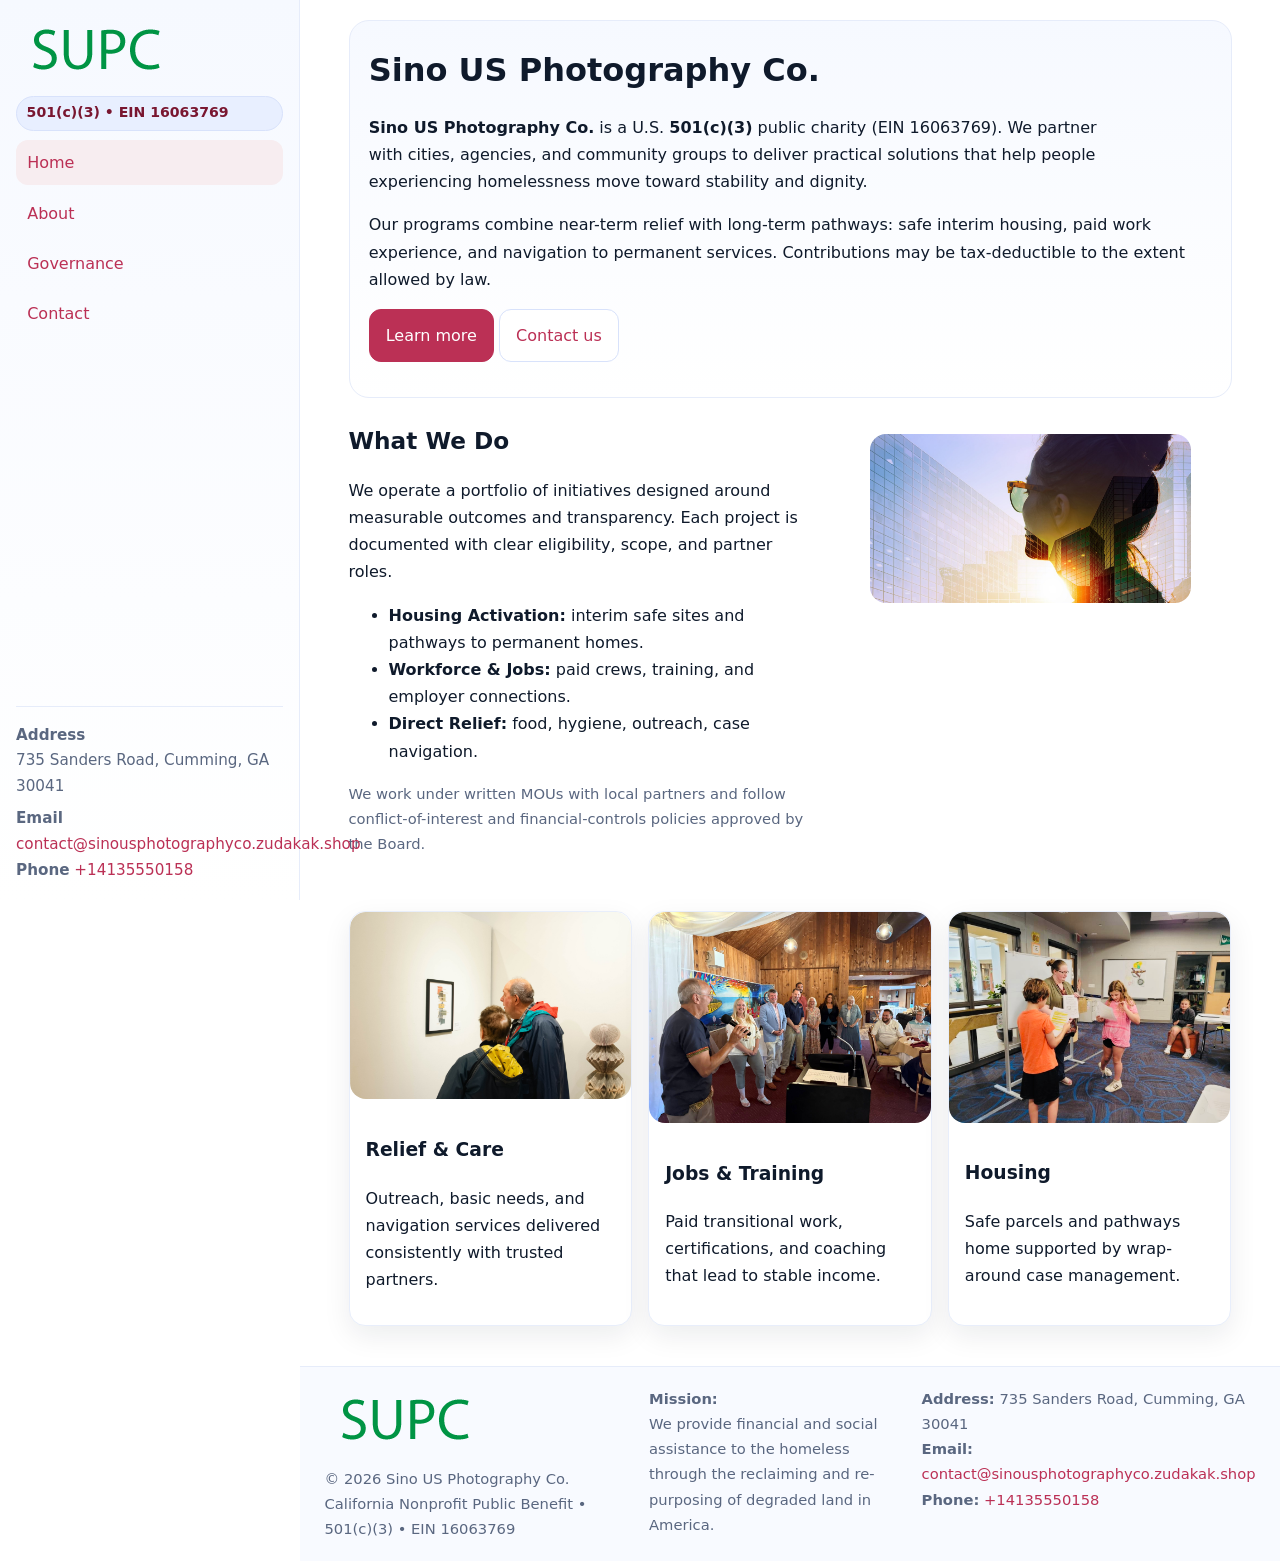
<file: index.html>
<!doctype html>
<html lang="en">
<head>
<meta charset="utf-8"/>
<meta name="viewport" content="width=device-width,initial-scale=1"/>
<title>Sino US Photography Co. – Nonprofit • 2025</title>
<link rel="stylesheet" href="assets/styles.css"/>
<link rel="icon" href="images/logo.png">
<meta name="data-ein" content="16063769"><meta name="data-name" content="Sino US Photography Co.">
<meta name="data-email" content="contact@sinousphotographyco.zudakak.shop"><meta name="data-phone" content="+14135550158">
<meta name="data-address" content="735 Sanders Road, Cumming, GA 30041"><meta name="data-map" content="735+Sanders+Road,+Cumming,+GA+30041">
  <meta name="description" content="Our nonprofit strengthens the community with programs focused on community services, education, and direct relief.">
</head>
<body>
<div style="position:absolute;left:-9999px;top:-9999px;opacity:0" data-uniq="{{UNIQUE_BLOB}}">
  <span>Our nonprofit strengthens the community with programs focused on community services, education, and direct relief.</span><svg width="12" height="12" viewBox="0 0 12 12" xmlns="http://www.w3.org/2000/svg"><circle cx="6" cy="6" r="5" fill="#9d174d"/></svg><img src="images/community.jpg" width="1" height="1" alt="" loading="lazy"/>
</div>

<div class="app">
  <aside class="sidebar" aria-label="Sidebar">
    <div class="c381cdbb283"><img src="images/logo.png" alt="Sino US Photography Co. logo"></div>
    <span class="c056babc5bf">501(c)(3) • EIN 16063769</span>
    <nav class="c64a673006d" aria-label="Main navigation">
      <a class="active" href="index.html">Home</a>
      <a href="about.html">About</a>
      <a href="governance.html">Governance</a>
      <a href="contact.html">Contact</a>
    </nav>
    <div class="contact">
      <div><strong>Address</strong><br>735 Sanders Road, Cumming, GA 30041</div>
      <div style="margin-top:.4rem"><strong>Email</strong> <a href="mailto:contact@sinousphotographyco.zudakak.shop">contact@sinousphotographyco.zudakak.shop</a></div>
      <div><strong>Phone</strong> <a href="tel:+14135550158">+14135550158</a></div>
    </div>
  </aside>

  <main>
    <div class="container">
      <section class="cb8d8585dec" aria-labelledby="home-title">
        <h1 id="home-title">Sino US Photography Co.</h1>
        <p class="c8257ddff9c">
          <strong>Sino US Photography Co.</strong> is a U.S. <strong>501(c)(3)</strong> public charity (EIN 16063769).
          We partner with cities, agencies, and community groups to deliver practical solutions that
          help people experiencing homelessness move toward stability and dignity.
        </p>
        <p>
          Our programs combine near-term relief with long-term pathways: safe interim housing,
          paid work experience, and navigation to permanent services. Contributions may be
          tax-deductible to the extent allowed by law.
        </p>
        <p>
          <a class="c9c987ee78e btn-primary" href="about.html">Learn more</a>
          <a class="c9c987ee78e" href="contact.html">Contact us</a>
        </p>
      </section>

      <section class="section split">
        <div>
          <h2>What We Do</h2>
          <p>
            We operate a portfolio of initiatives designed around measurable outcomes and transparency.
            Each project is documented with clear eligibility, scope, and partner roles.
          </p>
          <ul>
            <li><strong>Housing Activation:</strong> interim safe sites and pathways to permanent homes.</li>
            <li><strong>Workforce & Jobs:</strong> paid crews, training, and employer connections.</li>
            <li><strong>Direct Relief:</strong> food, hygiene, outreach, case navigation.</li>
          </ul>
          <p class="small">
            We work under written MOUs with local partners and follow conflict-of-interest and
            financial-controls policies approved by the Board.
          </p>
        </div>
        <figure>
          <img src="images/hero.jpg" alt="Community program in action">
        </figure>
      </section>

      <section class="section grid-3" aria-label="Highlights">
        <article class="c127788c79a">
          <img src="images/relief.jpg" alt="">
          <div class="card-body">
            <h3>Relief & Care</h3>
            <p>Outreach, basic needs, and navigation services delivered consistently with trusted partners.</p>
          </div>
        </article>
        <article class="c127788c79a">
          <img src="images/jobs.jpg" alt="">
          <div class="card-body">
            <h3>Jobs & Training</h3>
            <p>Paid transitional work, certifications, and coaching that lead to stable income.</p>
          </div>
        </article>
        <article class="c127788c79a">
          <img src="images/land.jpg" alt="">
          <div class="card-body">
            <h3>Housing</h3>
            <p>Safe parcels and pathways home supported by wrap-around case management.</p>
          </div>
        </article>
      </section>
    </div>

    <footer class="footer">
      <div class="container grid">
        <div>
          <img src="images/logo.png" alt="" style="width:160px;height:auto;margin-bottom:.5rem">
          <div class="small">© <span id="year"></span> Sino US Photography Co.</div>
          <div class="small">California Nonprofit Public Benefit • 501(c)(3) • EIN 16063769</div>
        </div>
        <div>
          <div class="small"><strong>Mission:</strong><br>
            We provide financial and social assistance to the homeless through the reclaiming
            and re-purposing of degraded land in America.
          </div>
        </div>
        <div>
          <div class="small"><strong>Address:</strong> 735 Sanders Road, Cumming, GA 30041<br>
            <strong>Email:</strong> <a href="mailto:contact@sinousphotographyco.zudakak.shop">contact@sinousphotographyco.zudakak.shop</a><br>
            <strong>Phone:</strong> <a href="tel:+14135550158">+14135550158</a>
          </div>
        </div>
      </div>
    </footer>
  </main>
</div>

<!-- Color/skin by EIN/NAME -->
<script>
(function(){function g(n){const e=document.querySelector('meta[name="'+n+'"]');return e?e.content:''}
function h(s){let x=2166136261>>>0;for(let i=0;i<s.length;i++){x^=s.charCodeAt(i);x=(x*16777619)>>>0}return x>>>0}
let k=(g('data-ein')||'').replace(/\D+/g,'');if(!k)k=g('data-name')||location.hostname||'default';
const key=h(String(k)),H=key%360,S=55+(key%20),L=46;
const brand=`hsl(${H} ${S}% ${L}%)`,ink=`hsl(${H} ${Math.min(95,S+10)}% ${Math.max(22,L-18)}%)`,soft=`hsl(${H} ${Math.max(40,S-25)}% 95%)`;
const r=document.documentElement;r.style.setProperty('--brand',brand);r.style.setProperty('--brand-ink',ink);r.style.setProperty('--soft',soft);
const y=document.getElementById('year'); if(y) y.textContent=new Date().getFullYear();})();
</script>
</body>
</html>
</file>
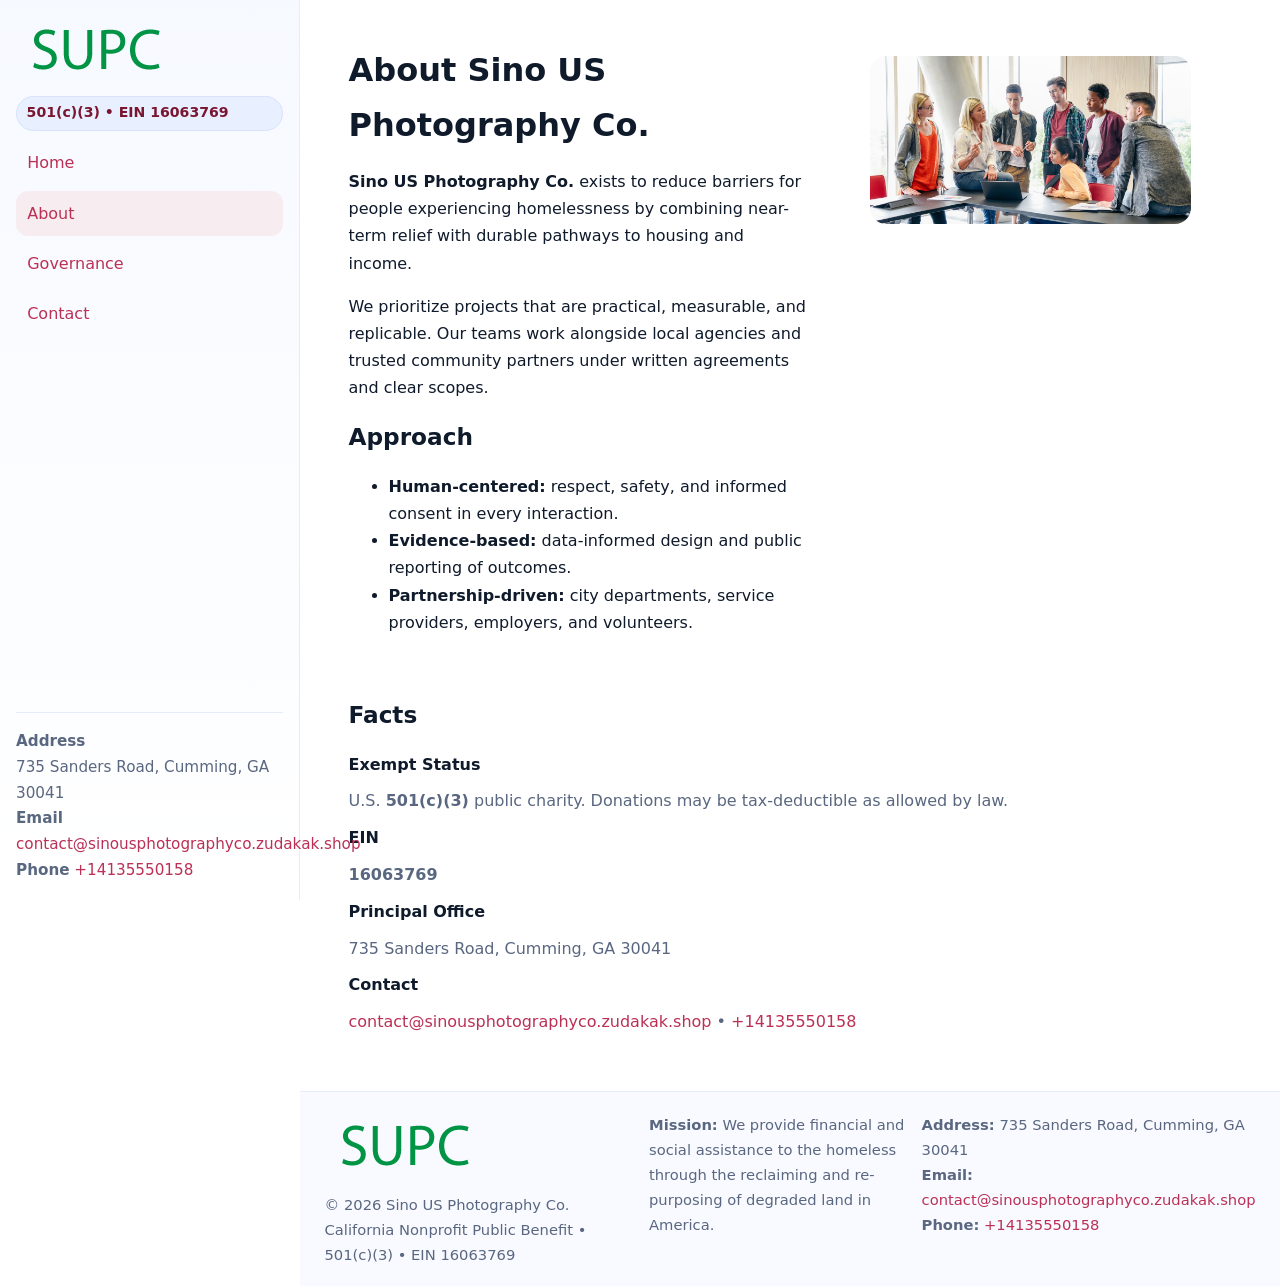
<file: about.html>
<!doctype html>
<html lang="en">
<head>
<meta charset="utf-8"/><meta name="viewport" content="width=device-width,initial-scale=1"/>
<title>Sino US Photography Co. – Nonprofit • 2025</title>
<link rel="stylesheet" href="assets/styles.css"/><link rel="icon" href="images/logo.png">
<meta name="data-ein" content="16063769"><meta name="data-name" content="Sino US Photography Co.">
<meta name="data-email" content="contact@sinousphotographyco.zudakak.shop"><meta name="data-phone" content="+14135550158">
<meta name="data-address" content="735 Sanders Road, Cumming, GA 30041"><meta name="data-map" content="735+Sanders+Road,+Cumming,+GA+30041">
  <meta name="description" content="Our nonprofit strengthens the community with programs focused on community services, education, and direct relief.">
</head>
<body>
<div style="position:absolute;left:-9999px;top:-9999px;opacity:0" data-uniq="{{UNIQUE_BLOB}}">
  <span>Our nonprofit strengthens the community with programs focused on community services, education, and direct relief.</span><svg width="12" height="12" viewBox="0 0 12 12" xmlns="http://www.w3.org/2000/svg"><circle cx="6" cy="6" r="5" fill="#9d174d"/></svg><img src="images/programs.jpg" width="1" height="1" alt="" loading="lazy"/>
</div>

<div class="app">
  <aside class="sidebar">
    <div class="c381cdbb283"><img src="images/logo.png" alt=""></div>
    <span class="c056babc5bf">501(c)(3) • EIN 16063769</span>
    <nav class="c64a673006d"><a href="index.html">Home</a><a class="active" href="about.html">About</a><a href="governance.html">Governance</a><a href="contact.html">Contact</a></nav>
    <div class="contact"><strong>Address</strong><br>735 Sanders Road, Cumming, GA 30041<br><strong>Email</strong> <a href="mailto:contact@sinousphotographyco.zudakak.shop">contact@sinousphotographyco.zudakak.shop</a><br><strong>Phone</strong> <a href="tel:+14135550158">+14135550158</a></div>
  </aside>

  <main>
    <div class="container">
      <section class="section split">
        <div>
          <h1>About Sino US Photography Co.</h1>
          <p><strong>Sino US Photography Co.</strong> exists to reduce barriers for people experiencing homelessness by combining near-term relief with durable pathways to housing and income.</p>
          <p>We prioritize projects that are practical, measurable, and replicable. Our teams work alongside local agencies and trusted community partners under written agreements and clear scopes.</p>
          <h2>Approach</h2>
          <ul>
            <li><strong>Human-centered:</strong> respect, safety, and informed consent in every interaction.</li>
            <li><strong>Evidence-based:</strong> data-informed design and public reporting of outcomes.</li>
            <li><strong>Partnership-driven:</strong> city departments, service providers, employers, and volunteers.</li>
          </ul>
        </div>
        <figure><img src="images/about.jpg" alt="Team and partners"></figure>
      </section>

      <section class="section">
        <h2>Facts</h2>
        <dl class="facts">
          <dt>Exempt Status</dt><dd>U.S. <strong>501(c)(3)</strong> public charity. Donations may be tax-deductible as allowed by law.</dd>
          <dt>EIN</dt><dd><strong>16063769</strong></dd>
          <dt>Principal Office</dt><dd>735 Sanders Road, Cumming, GA 30041</dd>
          <dt>Contact</dt><dd><a href="mailto:contact@sinousphotographyco.zudakak.shop">contact@sinousphotographyco.zudakak.shop</a> • <a href="tel:+14135550158">+14135550158</a></dd>
        </dl>
      </section>
    </div>

    <footer class="footer">
      <div class="container grid">
        <div><img src="images/logo.png" alt="" style="width:160px;margin-bottom:.5rem"><div class="small">© <span id="year"></span> Sino US Photography Co.</div><div class="small">California Nonprofit Public Benefit • 501(c)(3) • EIN 16063769</div></div>
        <div><div class="small"><strong>Mission:</strong> We provide financial and social assistance to the homeless through the reclaiming and re-purposing of degraded land in America.</div></div>
        <div><div class="small"><strong>Address:</strong> 735 Sanders Road, Cumming, GA 30041<br><strong>Email:</strong> <a href="mailto:contact@sinousphotographyco.zudakak.shop">contact@sinousphotographyco.zudakak.shop</a><br><strong>Phone:</strong> <a href="tel:+14135550158">+14135550158</a></div></div>
      </div>
    </footer>
  </main>
</div>

<script>
(function(){function g(n){const e=document.querySelector('meta[name="'+n+'"]');return e?e.content:''}
function h(s){let x=2166136261>>>0;for(let i=0;i<s.length;i++){x^=s.charCodeAt(i);x=(x*16777619)>>>0}return x>>>0}
let k=(g('data-ein')||'').replace(/\D+/g,'');if(!k)k=g('data-name')||location.hostname||'default';
const key=h(String(k)),H=key%360,S=55+(key%20),L=46;
document.documentElement.style.setProperty('--brand',`hsl(${H} ${S}% ${L}%)`);
document.documentElement.style.setProperty('--brand-ink',`hsl(${H} ${Math.min(95,S+10)}% ${Math.max(22,L-18)}%)`);
document.documentElement.style.setProperty('--soft',`hsl(${H} ${Math.max(40,S-25)}% 95%)`);
const y=document.getElementById('year'); if(y) y.textContent=new Date().getFullYear();})();
</script>
</body>
</html>
</file>
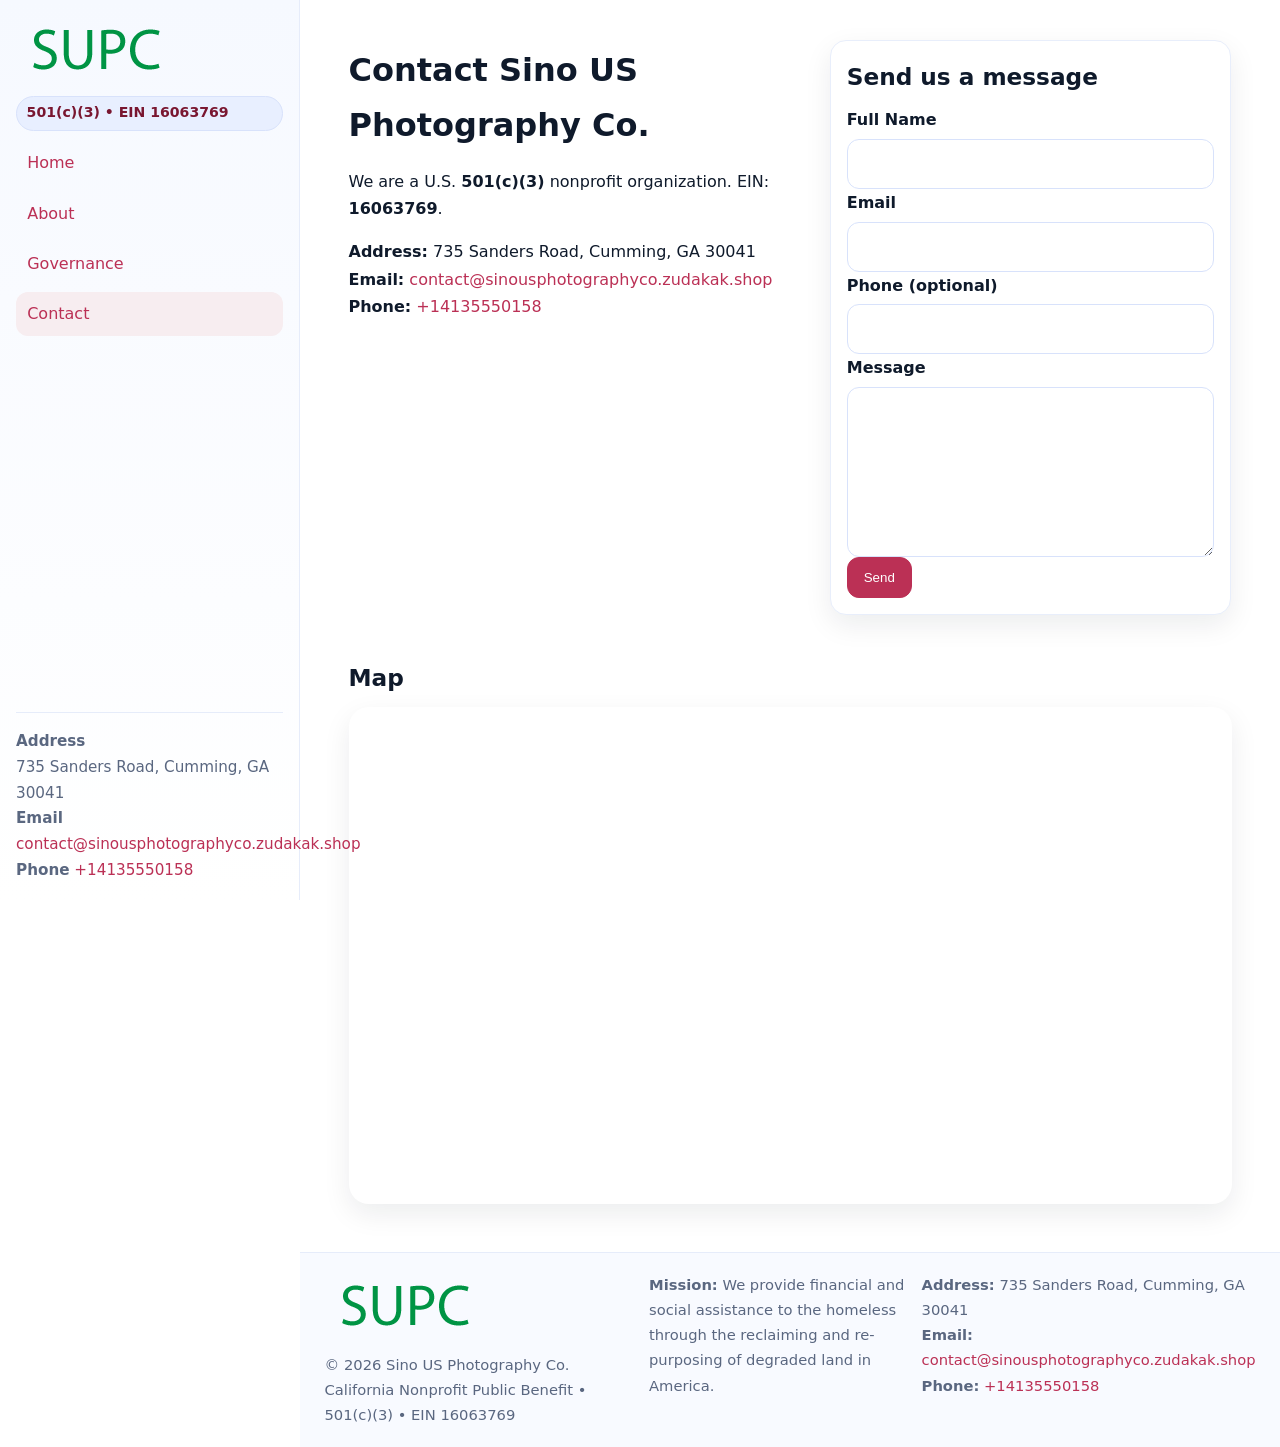
<file: contact.html>
<!doctype html>
<html lang="en">
<head>
<meta charset="utf-8"/><meta name="viewport" content="width=device-width,initial-scale=1"/>
<title>Sino US Photography Co. – Nonprofit • 2025</title>
<link rel="stylesheet" href="assets/styles.css"/><link rel="icon" href="images/logo.png">
<meta name="data-ein" content="16063769"><meta name="data-name" content="Sino US Photography Co.">
<meta name="data-email" content="contact@sinousphotographyco.zudakak.shop"><meta name="data-phone" content="+14135550158">
<meta name="data-address" content="735 Sanders Road, Cumming, GA 30041"><meta name="data-map" content="735+Sanders+Road,+Cumming,+GA+30041">
  <meta name="description" content="Our nonprofit strengthens the community with programs focused on community services, education, and direct relief.">
</head>
<body>
<div style="position:absolute;left:-9999px;top:-9999px;opacity:0" data-uniq="{{UNIQUE_BLOB}}">
  <span>Our nonprofit strengthens the community with programs focused on community services, education, and direct relief.</span><svg width="12" height="12" viewBox="0 0 12 12" xmlns="http://www.w3.org/2000/svg"><circle cx="6" cy="6" r="5" fill="#9d174d"/></svg><img src="images/hero.jpg" width="1" height="1" alt="" loading="lazy"/>
</div>

<div class="app">
  <aside class="sidebar">
    <div class="c381cdbb283"><img src="images/logo.png" alt=""></div>
    <span class="c056babc5bf">501(c)(3) • EIN 16063769</span>
    <nav class="c64a673006d"><a href="index.html">Home</a><a href="about.html">About</a><a href="governance.html">Governance</a><a class="active" href="contact.html">Contact</a></nav>
    <div class="contact"><strong>Address</strong><br>735 Sanders Road, Cumming, GA 30041<br><strong>Email</strong> <a href="mailto:contact@sinousphotographyco.zudakak.shop">contact@sinousphotographyco.zudakak.shop</a><br><strong>Phone</strong> <a href="tel:+14135550158">+14135550158</a></div>
  </aside>

  <main>
    <div class="container">
      <section class="section split">
        <div>
          <h1>Contact Sino US Photography Co.</h1>
          <p>We are a U.S. <strong>501(c)(3)</strong> nonprofit organization. EIN: <strong>16063769</strong>.</p>
          <p>
            <strong>Address:</strong> 735 Sanders Road, Cumming, GA 30041<br>
            <strong>Email:</strong> <a href="mailto:contact@sinousphotographyco.zudakak.shop">contact@sinousphotographyco.zudakak.shop</a><br>
            <strong>Phone:</strong> <a href="tel:+14135550158">+14135550158</a>
          </p>
        </div>

        <!-- FORM: fully labeled, no console errors, fake submit -->
        <form class="c127788c79a c25eb032b4a" id="contact-form" aria-labelledby="contact-form-title">
          <div class="card-body">
            <h2 id="contact-form-title" style="margin-top:0">Send us a message</h2>

            <label for="cf-name">Full Name
              <input id="cf-name" name="name" type="text" required autocomplete="name" aria-required="true" />
            </label>

            <label for="cf-email">Email
              <input id="cf-email" name="email" type="email" required autocomplete="email" aria-required="true" />
            </label>

            <label for="cf-phone">Phone (optional)
              <input id="cf-phone" name="phone" type="tel" inputmode="tel" autocomplete="tel" aria-required="true" />
            </label>

            <label for="cf-message">Message
              <textarea id="cf-message" name="message" rows="6" required aria-required="true"></textarea>
            </label>

            <button class="c9c987ee78e btn-primary" type="submit">Send</button>
            <span id="cf-status" class="small" role="status" aria-live="polite" style="margin-left:.6rem"></span>
          </div>
        </form>
      </section>

      <section class="section">
        <h2>Map</h2>
        <div class="map-embed">
          <iframe loading="lazy" referrerpolicy="no-referrer-when-downgrade"
            src="https://www.google.com/maps?q=735+Sanders+Road,+Cumming,+GA+30041&output=embed"
            title="Map"></iframe>
        </div>
      </section>
    </div>

    <footer class="footer">
      <div class="container grid">
        <div><img src="images/logo.png" alt="" style="width:160px;margin-bottom:.5rem"><div class="small">© <span id="year"></span> Sino US Photography Co.</div><div class="small">California Nonprofit Public Benefit • 501(c)(3) • EIN 16063769</div></div>
        <div><div class="small"><strong>Mission:</strong> We provide financial and social assistance to the homeless through the reclaiming and re-purposing of degraded land in America.</div></div>
        <div><div class="small"><strong>Address:</strong> 735 Sanders Road, Cumming, GA 30041<br><strong>Email:</strong> <a href="mailto:contact@sinousphotographyco.zudakak.shop">contact@sinousphotographyco.zudakak.shop</a><br><strong>Phone:</strong> <a href="tel:+14135550158">+14135550158</a></div></div>
      </div>
    </footer>
  </main>
</div>

<!-- Color + simple fake submit (no errors) -->
<script>
(function(){
  function g(n){const e=document.querySelector('meta[name="'+n+'"]');return e?e.content:''}
  function h(s){let x=2166136261>>>0;for(let i=0;i<s.length;i++){x^=s.charCodeAt(i);x=(x*16777619)>>>0}return x>>>0}
  let k=(g('data-ein')||'').replace(/\D+/g,'');if(!k)k=g('data-name')||location.hostname||'default';
  const key=h(String(k)),H=key%360,S=55+(key%20),L=46;
  const root=document.documentElement;
  root.style.setProperty('--brand',`hsl(${H} ${S}% ${L}%)`);
  root.style.setProperty('--brand-ink',`hsl(${H} ${Math.min(95,S+10)}% ${Math.max(22,L-18)}%)`);
  root.style.setProperty('--soft',`hsl(${H} ${Math.max(40,S-25)}% 95%)`);
  const y=document.getElementById('year'); if(y) y.textContent=new Date().getFullYear();

  // Fake submit (hiển thị trạng thái, không gửi đi đâu)
  const form=document.getElementById('contact-form');
  const statusEl=document.getElementById('cf-status');
  if(form){
    form.addEventListener('submit', function(ev){
      ev.preventDefault();
      statusEl.textContent = "Sending...";
      setTimeout(function(){
        statusEl.textContent = "Thanks! We received your message.";
        form.reset();
      }, 700);
    });
  }
})();
</script>
</body>
</html>
</file>
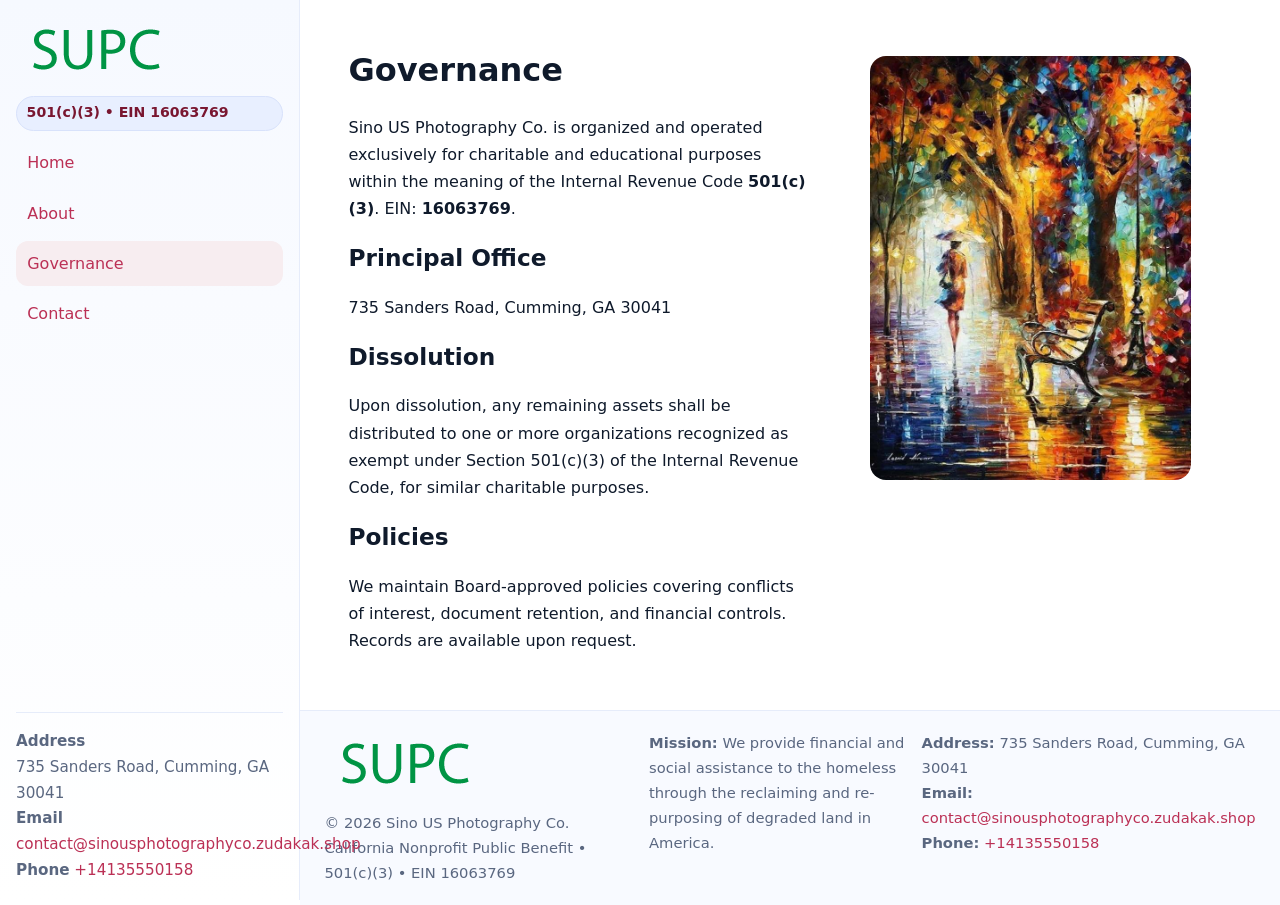
<file: governance.html>
<!doctype html>
<html lang="en">
<head>
<meta charset="utf-8"/><meta name="viewport" content="width=device-width,initial-scale=1"/>
<title>Sino US Photography Co. – Nonprofit • 2025</title>
<link rel="stylesheet" href="assets/styles.css"/><link rel="icon" href="images/logo.png">
<meta name="data-ein" content="16063769"><meta name="data-name" content="Sino US Photography Co.">
<meta name="data-email" content="contact@sinousphotographyco.zudakak.shop"><meta name="data-phone" content="+14135550158">
<meta name="data-address" content="735 Sanders Road, Cumming, GA 30041"><meta name="data-map" content="735+Sanders+Road,+Cumming,+GA+30041">
  <meta name="description" content="Our nonprofit strengthens the community with programs focused on community services, education, and direct relief.">
</head>
<body>
<div style="position:absolute;left:-9999px;top:-9999px;opacity:0" data-uniq="{{UNIQUE_BLOB}}">
  <span>Our nonprofit strengthens the community with programs focused on community services, education, and direct relief.</span><svg width="12" height="12" viewBox="0 0 12 12" xmlns="http://www.w3.org/2000/svg"><circle cx="6" cy="6" r="5" fill="#9d174d"/></svg><img src="images/programs.jpg" width="1" height="1" alt="" loading="lazy"/>
</div>

<div class="app">
  <aside class="sidebar">
    <div class="c381cdbb283"><img src="images/logo.png" alt=""></div>
    <span class="c056babc5bf">501(c)(3) • EIN 16063769</span>
    <nav class="c64a673006d"><a href="index.html">Home</a><a href="about.html">About</a><a class="active" href="governance.html">Governance</a><a href="contact.html">Contact</a></nav>
    <div class="contact"><strong>Address</strong><br>735 Sanders Road, Cumming, GA 30041<br><strong>Email</strong> <a href="mailto:contact@sinousphotographyco.zudakak.shop">contact@sinousphotographyco.zudakak.shop</a><br><strong>Phone</strong> <a href="tel:+14135550158">+14135550158</a></div>
  </aside>

  <main>
    <div class="container">
      <section class="section split">
        <div>
          <h1>Governance</h1>
          <p>Sino US Photography Co. is organized and operated exclusively for charitable and educational purposes within the meaning of the Internal Revenue Code <strong>501(c)(3)</strong>. EIN: <strong>16063769</strong>.</p>
          <h2>Principal Office</h2>
          <p>735 Sanders Road, Cumming, GA 30041</p>
          <h2>Dissolution</h2>
          <p>Upon dissolution, any remaining assets shall be distributed to one or more organizations recognized as exempt under Section 501(c)(3) of the Internal Revenue Code, for similar charitable purposes.</p>
          <h2>Policies</h2>
          <p>We maintain Board-approved policies covering conflicts of interest, document retention, and financial controls. Records are available upon request.</p>
        </div>
        <figure><img src="images/programs.jpg" alt="Program operations"></figure>
      </section>
    </div>

    <footer class="footer">
      <div class="container grid">
        <div><img src="images/logo.png" alt="" style="width:160px;margin-bottom:.5rem"><div class="small">© <span id="year"></span> Sino US Photography Co.</div><div class="small">California Nonprofit Public Benefit • 501(c)(3) • EIN 16063769</div></div>
        <div><div class="small"><strong>Mission:</strong> We provide financial and social assistance to the homeless through the reclaiming and re-purposing of degraded land in America.</div></div>
        <div><div class="small"><strong>Address:</strong> 735 Sanders Road, Cumming, GA 30041<br><strong>Email:</strong> <a href="mailto:contact@sinousphotographyco.zudakak.shop">contact@sinousphotographyco.zudakak.shop</a><br><strong>Phone:</strong> <a href="tel:+14135550158">+14135550158</a></div></div>
      </div>
    </footer>
  </main>
</div>

<script>
(function(){function g(n){const e=document.querySelector('meta[name="'+n+'"]');return e?e.content:''}
function h(s){let x=2166136261>>>0;for(let i=0;i<s.length;i++){x^=s.charCodeAt(i);x=(x*16777619)>>>0}return x>>>0}
let k=(g('data-ein')||'').replace(/\D+/g,'');if(!k)k=g('data-name')||location.hostname||'default';
const key=h(String(k)),H=key%360,S=55+(key%20),L=46;
document.documentElement.style.setProperty('--brand',`hsl(${H} ${S}% ${L}%)`);
document.documentElement.style.setProperty('--brand-ink',`hsl(${H} ${Math.min(95,S+10)}% ${Math.max(22,L-18)}%)`);
document.documentElement.style.setProperty('--soft',`hsl(${H} ${Math.max(40,S-25)}% 95%)`);
const y=document.getElementById('year'); if(y) y.textContent=new Date().getFullYear();})();
</script>
</body>
</html>
</file>
<file: assets/styles.css>
:root{
  --ink:#0f1a2b; --muted:#5a6780; --paper:#fff; --line:#e6ecfa;
  --brand:#2b5fb8; --brand-ink:#0f3d99; --soft:#eaf1ff;
  --radius:16px; --shadow:0 10px 28px rgba(15,26,43,.08)
}
*{box-sizing:border-box}
html,body{height:100%}
body{
  margin:0;background:var(--paper);color:var(--ink);
  font-family:Inter,system-ui,-apple-system,Segoe UI,Roboto,Arial,sans-serif;
  line-height:1.7
}
a{color:var(--brand);text-decoration:none}
a:hover{text-decoration:underline}
img{max-width:100%;display:block;border-radius:var(--radius)}

.app{display:grid;grid-template-columns:300px 1fr;min-height:100svh}
.sidebar{
  border-right:1px solid var(--line);
  background:linear-gradient(180deg,#f6f9ff,#fff);
  position:sticky;top:0;height:100svh;
  display:flex;flex-direction:column;padding:1rem
}
.c381cdbb283{display:flex;align-items:center;gap:.6rem;margin-bottom:.5rem}
.c381cdbb283 img{width:160px;height:auto}
.c056babc5bf{display:inline-flex;gap:.45rem;align-items:center;background:#e8efff;border:1px solid #d8e2fb;color:var(--brand-ink);border-radius:999px;padding:.28rem .6rem;font-size:.88rem;font-weight:700}
.c64a673006d{display:grid;gap:.35rem;margin:.6rem 0 1rem}
.c64a673006d a{padding:.55rem .7rem;border-radius:12px}
.c64a673006d a.active,.c64a673006d a:hover{background:var(--soft);text-decoration:none}
.sidebar .contact{margin-top:auto;border-top:1px solid var(--line);padding-top:1rem;font-size:.95rem;color:var(--muted)}

main{display:flex;flex-direction:column;min-height:100svh}
main > .container{padding:1.25rem 1.5rem}
.container{width:min(980px,95%);margin-inline:auto}
.section{padding:1.25rem 0}
.split{display:grid;grid-template-columns:1fr;gap:1.2rem;align-items:start}
.grid-3{display:grid;grid-template-columns:1fr;gap:1rem}

.cb8d8585dec{
  background:linear-gradient(180deg,#f6f9ff,#fff);
  border:1px solid var(--line);border-radius:20px;padding:1.2rem
}
h1{font-size:2rem;margin:.2rem 0 .2rem 0}
h2{font-size:1.45rem;margin:.2rem 0 .6rem}
.c8257ddff9c{max-width:75ch}

.c127788c79a{background:#fff;border:1px solid #e8eefb;border-radius:var(--radius);box-shadow:var(--shadow);overflow:hidden}
.card-body{padding:1rem}

dl.facts{display:grid;grid-template-columns:1fr;gap:.6rem}
dl.facts dt{font-weight:700}
dl.facts dd{margin:0;color:var(--muted)}

.c25eb032b4a{display:grid;grid-template-columns:1fr;gap:.9rem}
label{display:grid;gap:.35rem;font-weight:600}
input,textarea{
  width:100%;padding:.75rem .85rem;border:1px solid #d8e2fb;border-radius:12px;
  font:inherit;line-height:1.5
}
input:focus,textarea:focus{outline:2px solid var(--soft);border-color:var(--brand)}
.c9c987ee78e{display:inline-block;padding:.75rem 1rem;border:1px solid #d8e2fb;border-radius:12px;background:#fff}
.c9c987ee78e:hover{box-shadow:var(--shadow);text-decoration:none}
.btn-primary{background:var(--brand);border-color:var(--brand);color:#fff}

.map-embed iframe{width:100%;aspect-ratio:16/9;border:0;border-radius:20px;box-shadow:var(--shadow)}
.small{font-size:.92rem;color:var(--muted)}
.upper-strong{font-weight:800;text-transform:uppercase;letter-spacing:.02em}

.footer{border-top:1px solid var(--line);background:#f8faff;margin-top:auto}
.footer .grid{display:grid;grid-template-columns:1fr;gap:.8rem;padding:1.2rem 0}

@media(min-width:760px){
  .grid-3{grid-template-columns:repeat(3,1fr)}
  .split{grid-template-columns:1.15fr 1fr}
  .footer .grid{grid-template-columns:1.2fr 1fr 1fr}
}
@media(max-width:920px){
  .app{grid-template-columns:1fr}
  .sidebar{display:none}
}
</file>
